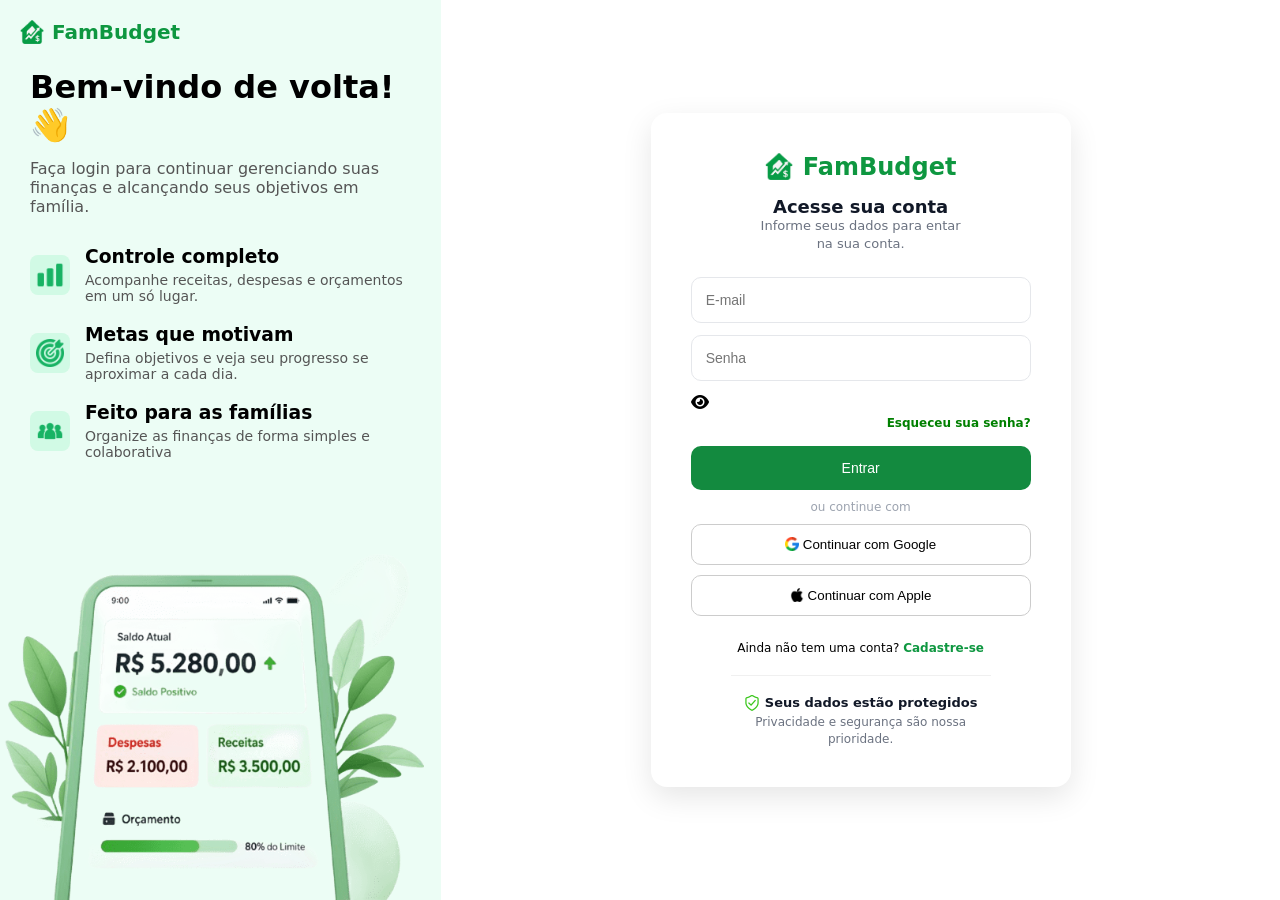
<file: index.html>
<!DOCTYPE html>
<html lang="en">
<head>
    <meta charset="UTF-8">
    <meta name="viewport" content="width=device-width, initial-scale=1.0">
    <link rel="stylesheet" href="style.css">
    <link rel="icon" href="imagem/logo_fambudget.png" type="image/png">
    <link rel="stylesheet" href="https://cdnjs.cloudflare.com/ajax/libs/font-awesome/6.5.0/css/all.min.css">
    <title>FamBudget</title>
</head>
<body>
    <div class="container">
       <!-- LADO ESQUERDO -->
        
        <div class="left">
            <div class="logo-cabeca">
            <img src="imagem/logo_fambudget.png" alt="logo">
            <span>FamBudget</span>
       </div>
       
            <h1 class="title">Bem-vindo de volta! 👋</h1>
            <p class="subtitle">Faça login para continuar gerenciando suas finanças e alcançando seus objetivos em família.</p>

            <div class="features">
                <div class="feature">
                    <div class="icon">
                        <img src="imagem/graph-bar.png" alt="icon">
                    </div>

                <div>
                    <h3>Controle completo</h3>
                    <p>Acompanhe receitas, despesas e orçamentos em um só lugar.</p>
                </div>
            </div>

                <div class="feature">
                    <div class="icon">
                        <img src="imagem/goal.png" alt="icon">
                    </div>

                    <div>
                        <h3>Metas que motivam</h3>
                        <p>Defina objetivos e veja seu progresso se aproximar a cada dia.</p>
                    </div>
                </div>

                <div class="feature">
                    <div class="icon">
                        <img src="imagem/teamwork.png" alt="icon">
                    </div>

                    <div>
                        <h3>Feito para as famílias</h3>
                        <p>Organize as finanças de forma simples e colaborativa</p>
                    </div>
                </div>
            </div>
            <div>
                <img src="imagem/celular_sem.png" alt="celular" class="cellphone">
            </div>
        </div>

        <!-- LADO DIREITO -->
        <div class="right">
            <div class="card">
                <div class="logo">
                    <img src="imagem/logo_fambudget.png" alt="logo">
                    <span>FamBudget</span>
                </div>
                
                <p class="login">Acesse sua conta</p>
                <p class="login-text">
                    Informe seus dados para entar<br>
                    na sua conta.
                </p>

                <form id="loginForm">
                    <input type="email" id="email" class="input" placeholder="E-mail" required>
                    <div class="input-password">
                        <input type="password" id="password" class="input" placeholder="Senha" required>
                        <i class="fa-solid fa-eye" id="togglePassword"></i>
                    </div>
                    <div class="forgot">
                        <a href="forgot-password.html">Esqueceu sua senha?</a>
                    </div>

                    <button type="submit" class="btn-primary">Entrar</button>
                </form>
                
                <p class="divider">ou continue com</p>

                <button class="btn-outline">
                    <img src="imagem/google.png" alt="">
                    Continuar com Google
                </button>

                <button class="btn-outline">
                    <img src="imagem/apple.png" alt="">
                    Continuar com Apple
                </button>
                
                <p class="signup"> Ainda não tem uma conta? <a href="cadastro.html">Cadastre-se</a></p>
                
                <div class="security">
                    <div class="security-text">
                        <strong>
                            <div class="image-icon">
                                <img src="imagem/escudo.png" class="security-icon" alt="segurança">
                            </div>
                            Seus dados estão protegidos
                        </strong>
                        <p>Privacidade e segurança são nossa prioridade.</p>
                    </div>
                </div>
            </div>
       
        </div>
        
    </div>

    <div id="popup" class="popup">
        <div class="popup-content">
            <p id="popup-text"></p>
            <button onclick="fecharPopup()">OK</button>
        </div>
    </div>

    <script src="js/login.js"></script>

</body>
</html>
</file>
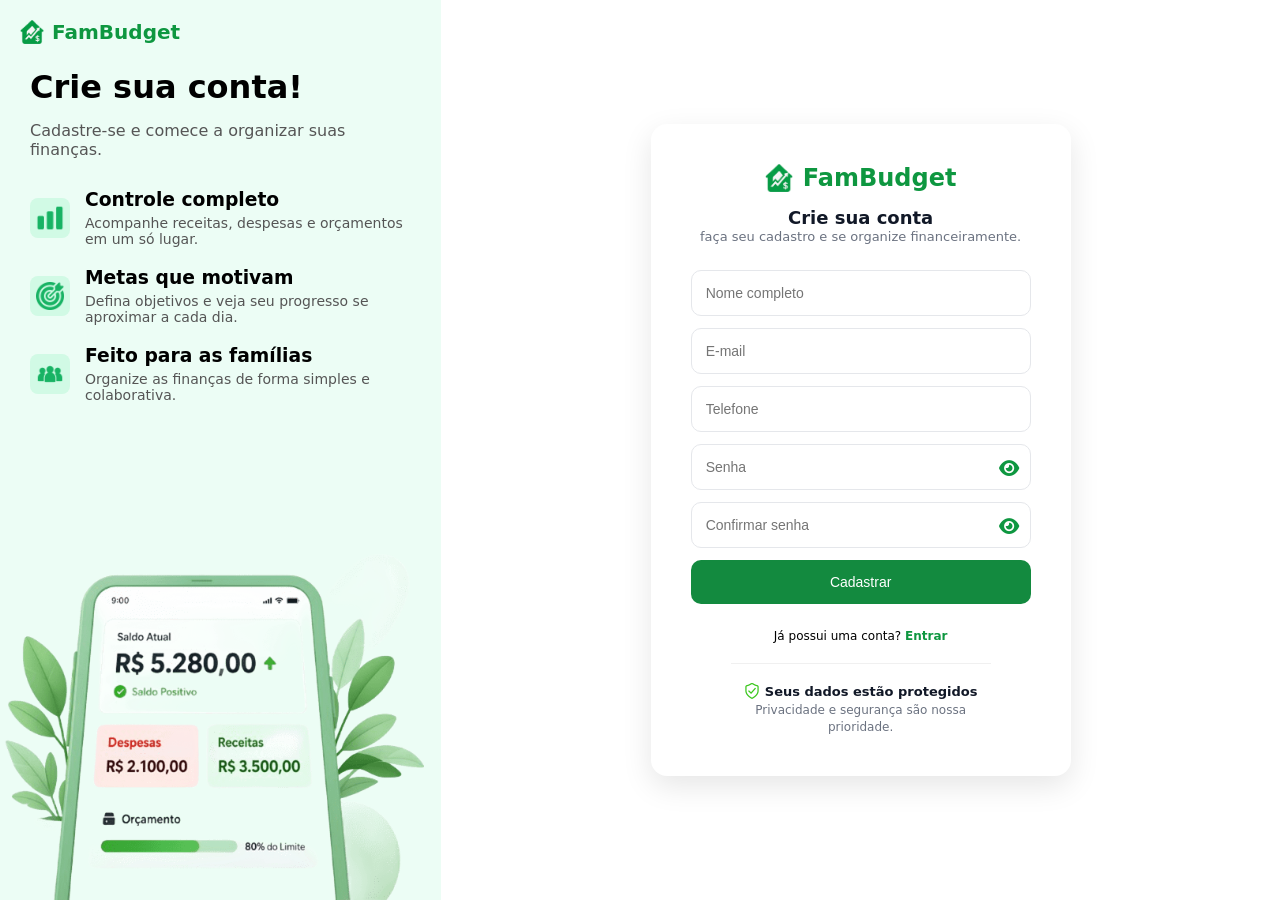
<file: cadastro.html>
<!DOCTYPE html>
<html lang="en">
<head>
    <meta charset="UTF-8">
    <meta name="viewport" content="width=device-width, initial-scale=1.0">
    <link rel="stylesheet" href="cadastro.css">
    <link rel="icon" href="imagem/logo_fambudget.png" type="image/png">
    <link rel="stylesheet" href="https://cdnjs.cloudflare.com/ajax/libs/font-awesome/6.5.0/css/all.min.css">
    <title>FamBudget</title>
</head>
<body>
    <div class="container">
       <!-- LADO ESQUERDO -->
        
        <div class="left">
            <div class="logo-cabeca">
            <img src="imagem/logo_fambudget.png" alt="logo">
            <span>FamBudget</span>
       </div>
       
            <h1 class="title">Crie sua conta!</h1>
            <p class="subtitle">Cadastre-se e comece a organizar suas finanças.</p>

            <div class="features">
                <div class="feature">
                    <div class="icon">
                        <img src="imagem/graph-bar.png" alt="icon">
                    </div>

                <div>
                    <h3>Controle completo</h3>
                    <p>Acompanhe receitas, despesas e orçamentos em um só lugar.</p>
                </div>
            </div>

                <div class="feature">
                    <div class="icon">
                        <img src="imagem/goal.png" alt="icon">
                    </div>

                    <div>
                        <h3>Metas que motivam</h3>
                        <p>Defina objetivos e veja seu progresso se aproximar a cada dia.</p>
                    </div>
                </div>

                <div class="feature">
                    <div class="icon">
                        <img src="imagem/teamwork.png" alt="icon">
                    </div>

                    <div>
                        <h3>Feito para as famílias</h3>
                        <p>Organize as finanças de forma simples e colaborativa.</p>
                    </div>
                </div>
            </div>
            <div>
                <img src="imagem/celular_sem.png" alt="celular" class="cellphone">
            </div>
        </div>

        <!-- LADO DIREITO -->
        <div class="right">
            <div class="card">
                <div class="logo">
                    <img src="imagem/logo_fambudget.png" alt="logo">
                    <span>FamBudget</span>
                </div>
                
                <p class="cadastro">Crie sua conta</p>
                <p class="cadastro-text">
                    faça seu cadastro e se organize financeiramente.
                </p>

                <form id="registerForm">
                    <input type="text" id="name" class="input" placeholder="Nome completo" required>
                    <input type="email" id="email" class="input" placeholder="E-mail" required>
                    <input type="text" id="mobileNumber" class="input" placeholder="Telefone">
                    <div class="input-password">
                        <input type="password" id="password" class="input" placeholder="Senha" required>
                        <i class="fa-solid fa-eye togglePassword" data-target="password"></i>
                    </div>
                    <div class="input-password">
                        <input type="password" id="confirmPassword" class="input" placeholder="Confirmar senha" required>
                        <i class="fa-solid fa-eye togglePassword" data-target="confirmPassword"></i>
                    </div>
                    <button type="submit" class="btn-sec">Cadastrar</button>
                </form>

                <div id="mensagem"></div>

                
                <p class="login">Já possui uma conta? <a href="index.html">Entrar</a></p>
                
                <div class="security">
                    <div class="security-text">
                        <strong>
                            <div class="image-icon">
                                <img src="imagem/escudo.png" class="security-icon" alt="segurança">
                            </div>
                            Seus dados estão protegidos
                        </strong>
                        <p>Privacidade e segurança são nossa prioridade.</p>
                    </div>
                </div>
            </div>

            
        </div>
        
    </div>

    <div id="popup" class="popup hidden">
        <div class="popup-content">
            <p id="popup-text"></p>
            <button onclick="fecharPopup()">OK</button>
        </div>
    </div>

    <script src="js/register.js"></script>

</body>
</html>
</file>
<file: style.css>
* {
    margin: 0;
    padding: 0;
    box-sizing: border-box;
}

body {
    font-family: system-ui, -apple-system, BlinkMacSystemFont, 'Segoe UI', Roboto, Oxygen, Ubuntu, Cantarell, 'Open Sans', 'Helvetica Neue', sans-serif;
    background-color: #ffffff;
}

.container {
    display: flex;
    min-height: 100vh;
}

.left {
    flex: 0.4;/* menor */
}

.right {
    flex: 1.1; /* maior */
}

.logo-cabeca{
    position: absolute;
    top: 20px;
    left: 20px;
    display: flex;
    align-items: center;
    gap: 8px;
}

.logo-cabeca img{
    width: 24px;
    height: auto;
}

.logo-cabeca span {
    font-size: 20px;
    font-weight: 600;
    color: #0e9740;
    font-weight: bold;
}

.left {
    flex: 0.5;
    background-color: #ecfdf5;
    padding: 30px;
    display: flex;
    flex-direction: column;
    position: relative;
    overflow: hidden;
}

.right {
    display: flex;
    justify-content: center;
    align-items: center;
}

.title {
    font-size: 32px;
    font-weight: bold;
    margin-bottom: 15px;
    margin-top: 38px;
}

.subtitle {
    color: #555;
    margin-bottom: 30px;
}

.features {
    display: flex;
    flex-direction: column;
    gap: 20px;
}

.feature {
    display: flex;
    align-items: center;
    gap: 15px;
}

.feature h3 {
    margin-bottom: 5px;
}

.feature p {
    font-size: 14px;
    color: #555;
}

.icon{
    width: 40px;
    height: 40px;
    background-color: #d1fae5;
    border-radius: 8px;
    flex-shrink: 0;

    display: flex;
    align-items: center;
    justify-content: center;
}

.icon img {
    width: 70%;   
    height: 70%;
    object-fit: contain; 
}

.cellphone {
    width: 450px;
    background-color: #ecfdf5;
    position: absolute;
    bottom: 0px;
    left: 45%;
    transform: translateX(-50%);
}

.card{
    background-color: white;
    padding: 40px;
    border-radius: 16px;

    width: 100%;
    max-width: 420px;

    box-shadow: 0 10px 30px rgba(0, 0, 0, 0.1);
}

.logo {
    display: flex;
    align-items: center;
    justify-content: center;
    gap: 10px;
    margin-bottom: 15px;
}

.logo img {
    width: 28px;   /* controla o tamanho */
    height: auto;
}

.logo span {
    font-size: 24px;
    font-weight: 600;
    color: #0e9740;
    font-weight: bold;
}

.login{
    text-align: center;
    font-weight: 600;
    font-size: 18px;
    gap: 20px;
    color: #111827;
}

.login-text{
    text-align: center;
    color: #6b7280;
    margin-bottom: 24px;
    font-size: 13px;
    line-height: 1.4;
}

.input{
    width: 100%;
    padding: 14px 14px;
    margin-bottom: 12px;

    border-radius: 10px;
    border: 1px solid #e5e7eb;
    font-size: 14px;

    transition: all 0.2s ease;
}

input:focus {
  border: 1px solid #22c55e;
  outline: none;
  box-shadow: 0 0 0 3px rgba(34, 197, 94, 0.15);
}

.forgot {
    text-align: right;
    margin-bottom: 15px;
}

.forgot a {
    font-size: 12px;
    font-weight: bold;
    color: green;
    text-decoration: none;
}

.forgot a:hover {
    text-decoration: underline;
}

.forgot a:active {
    text-decoration: underline;
}

.btn-primary{
    width: 100%;
    padding: 14px;

    background-color: #138a3f;
    color: white;

    border: none;
    border-radius: 10px;

    font-size: 14px;
    font-weight: 500;

    cursor: pointer;
    transition: all 0.2s ease;
    margin-bottom: 10px;
}
.btn-primary:hover{
    background-color: #16a34a;
    transform: translateY(-1px);
}

.divider{
    text-align: center;
    font-size: 12px;
    color: #9ca3af;
    margin-bottom: 10px;
    position: relative;

}

.btn-outline{
    width: 100%;
    padding: 12px;

    border: 1px solid #ccc;
    border-radius: 10px;

    margin-bottom: 10px;
    background-color: white;
    cursor: pointer;
    transition: all 0.2s ease;
}
.btn-outline:hover {
    background-color: #f9fafb;
}

.signup{
    text-align: center;
    margin-top: 15px;
    font-size: 12px;
}

a {
  color: #0e9740;
  text-decoration: none;
  cursor: pointer;
  font-weight: bold;
}

.security {
    display: flex;
    align-items: flex-start; /* 🔥 muda aqui */
    justify-content: center;

    gap: 8px;

    margin-top: 20px;
    padding-top: 16px;
    border-top: 1px solid #f0f0f0;

    max-width: 260px;
    margin-left: auto;
    margin-right: auto;
}

.security-icon {
    width: 16px;
    height: 16px;
    margin-top: 3px;
    gap: 10px;
}

.image-icon {
    height: 100%;
    margin-right: 5px;
}

.security-text {
    display: flex;
    align-items: center;
    flex-direction: column;
}

.security-text strong {
    font-size: 13px;
    font-weight: 600;
    display: flex;
    align-items: center;
    text-align: center;
    justify-content: center;
    margin-bottom: auto ;
    color: #111827;
}

.security-text p {
    font-size: 12px;
    color: #6b7280;
    align-items: center;
    text-align: center;
    line-height: 1.4;
}

.btn-google:hover {
  background: #f9fafb;
}

.btn-outline img {
  width: 14px;
  height: 14px;
  margin-bottom: -2px;
  gap: 10px;
}

/* .btn-primary a {
    color: white;
} */

/* Caixa de mensagem */
.alerta {
  margin-top: 15px;
  padding: 12px;
  border-radius: 8px;
  font-weight: 500;
  text-align: center;
  display: none;
  transition: all 0.3s ease;
}

/* Sucesso (verde) */
.alerta.sucesso {
  background-color: #d1fae5;
  color: #065f46;
}

/* Erro (vermelho) */
.alerta.erro {
  background-color: #fee2e2;
  color: #991b1b;
}

.popup {
  position: fixed;
  top: 0;
  left: 0;
  width: 100%;
  height: 100%;
  background: rgba(0, 0, 0, 0.5);

  display: none;
  justify-content: center;
  align-items: center;
}

.popup-content {
  background: white;
  padding: 20px;
  border-radius: 12px;
  text-align: center;
  width: 300px;
}

.popup-content button {
  margin-top: 10px;
  padding: 8px 15px;
  border: none;
  background-color: #138a3f;
  color: white;
  border-radius: 6px;
  cursor: pointer;
}

.popup-content button:hover{
    background-color: #16a34a;
    transform: translateY(-1px);
}
</file>
<file: cadastro.css>
* {
    margin: 0;
    padding: 0;
    box-sizing: border-box;
}

body {
    font-family: system-ui, -apple-system, BlinkMacSystemFont, 'Segoe UI', Roboto, Oxygen, Ubuntu, Cantarell, 'Open Sans', 'Helvetica Neue', sans-serif;
    background-color: #ffffff;
}

.container {
    display: flex;
    min-height: 100vh;
}

.left {
    flex: 0.4;/* menor */
}

.right {
    flex: 1.1; /* maior */
}

.logo-cabeca{
    position: absolute;
    top: 20px;
    left: 20px;
    display: flex;
    align-items: center;
    gap: 8px;
}

.logo-cabeca img{
    width: 24px;
    height: auto;
}

.logo-cabeca span {
    font-size: 20px;
    font-weight: 600;
    color: #0e9740;
    font-weight: bold;
}

.left {
    flex: 0.5;
    background-color: #ecfdf5;
    padding: 30px;
    display: flex;
    flex-direction: column;
    position: relative;
    overflow: hidden;
}

.right {
    display: flex;
    justify-content: center;
    align-items: center;
}

.title {
    font-size: 32px;
    font-weight: bold;
    margin-bottom: 15px;
    margin-top: 38px;
}

.subtitle {
    color: #555;
    margin-bottom: 30px;
}

.features {
    display: flex;
    flex-direction: column;
    gap: 20px;
}

.feature {
    display: flex;
    align-items: center;
    gap: 15px;
}

.feature h3 {
    margin-bottom: 5px;
}

.feature p {
    font-size: 14px;
    color: #555;
}

.icon{
    width: 40px;
    height: 40px;
    background-color: #d1fae5;
    border-radius: 8px;
    flex-shrink: 0;

    display: flex;
    align-items: center;
    justify-content: center;
}

.icon img {
    width: 70%;   
    height: 70%;
    object-fit: contain; 
}

.cellphone {
    width: 450px;
    background-color: #ecfdf5;
    position: absolute;
    bottom: 0px;
    left: 45%;
    transform: translateX(-50%);
}

.card{
    background-color: white;
    padding: 40px;
    border-radius: 16px;

    width: 100%;
    max-width: 420px;

    box-shadow: 0 10px 30px rgba(0, 0, 0, 0.1);
}

.logo {
    display: flex;
    align-items: center;
    justify-content: center;
    gap: 10px;
    margin-bottom: 15px;
}

.logo img {
    width: 28px; 
    height: auto;
}

.logo span {
    font-size: 24px;
    font-weight: 600;
    color: #0e9740;
    font-weight: bold;
}

.cadastro{
    text-align: center;
    font-weight: 600;
    font-size: 18px;
    gap: 20px;
    color: #111827;
}

.cadastro-text{
    text-align: center;
    color: #6b7280;
    margin-bottom: 24px;
    font-size: 13px;
    line-height: 1.4;
}

.input{
    width: 100%;
    padding: 14px 14px;
    margin-bottom: 12px;

    border-radius: 10px;
    border: 1px solid #e5e7eb;
    font-size: 14px;

    transition: all 0.2s ease;
}

input:focus {
  border: 1px solid #22c55e;
  outline: none;
  box-shadow: 0 0 0 3px rgba(34, 197, 94, 0.15);
}

.btn-sec{
    width: 100%;
    padding: 14px;
    background-color: #138a3f;
    color: white;
    border: none;
    border-radius: 10px;
    font-size: 14px;
    font-weight: 500;
    cursor: pointer;
    transition: all 0.2s ease;
    margin-bottom: 10px;
}
.btn-sec:hover{
    background-color: #16a34a;
    transform: translateY(-1px);
}

.divider{
    text-align: center;
    font-size: 12px;
    color: #9ca3af;
    margin-bottom: 10px;
    position: relative;

}

.login{
    text-align: center;
    margin-top: 15px;
    font-size: 12px;
}

a {
  color: #0e9740;
  text-decoration: none;
  cursor: pointer;
  font-weight: bold;
}

.security {
    display: flex;
    align-items: flex-start;
    justify-content: center;
    gap: 8px;
    margin-top: 20px;
    padding-top: 16px;
    border-top: 1px solid #f0f0f0;
    max-width: 260px;
    margin-left: auto;
    margin-right: auto;
}

.security-icon {
    width: 16px;
    height: 16px;
    margin-top: 3px;
    gap: 10px;
}

.image-icon {
    height: 100%;
    margin-right: 5px;
}

.security-text {
    display: flex;
    align-items: center;
    flex-direction: column;
}

.security-text strong {
    font-size: 13px;
    font-weight: 600;
    display: flex;
    align-items: center;
    text-align: center;
    justify-content: center;
    margin-bottom: auto ;
    color: #111827;
}

.security-text p {
    font-size: 12px;
    color: #6b7280;
    align-items: center;
    text-align: center;
    line-height: 1.4;
}

.popup {
  position: fixed;
  top: 0;
  left: 0;
  width: 100%;
  height: 100%;
  background: rgba(0,0,0,0.5);
  display: flex;
  align-items: center;
  justify-content: center;
}

.popup-content {
  background: white;
  padding: 20px;
  border-radius: 12px;
  text-align: center;
  min-width: 250px;
}

.popup-content button {
  margin-top: 10px;
  padding: 8px 16px;
  border: none;
  background: #138a3f;
  color: white;
  border-radius: 8px;
  cursor: pointer;
}

.popup-content button:hover{
    background-color: #16a34a;
    transform: translateY(-1px);
}

.hidden {
  display: none;
}

.input-password {
  position: relative;
}

.input-password input {
  padding-right: 40px;
}

.togglePassword {
  position: absolute;
  right: 12px;
  top: 42%;
  transform: translateY(-50%);
  cursor: pointer;
  color: #777;
  font-size: 18px;
  transition: 0.2s;
}

.togglePassword {
  color: #0e9740; 
}

.togglePassword:hover {
  color: #16a34a;
}
</file>
